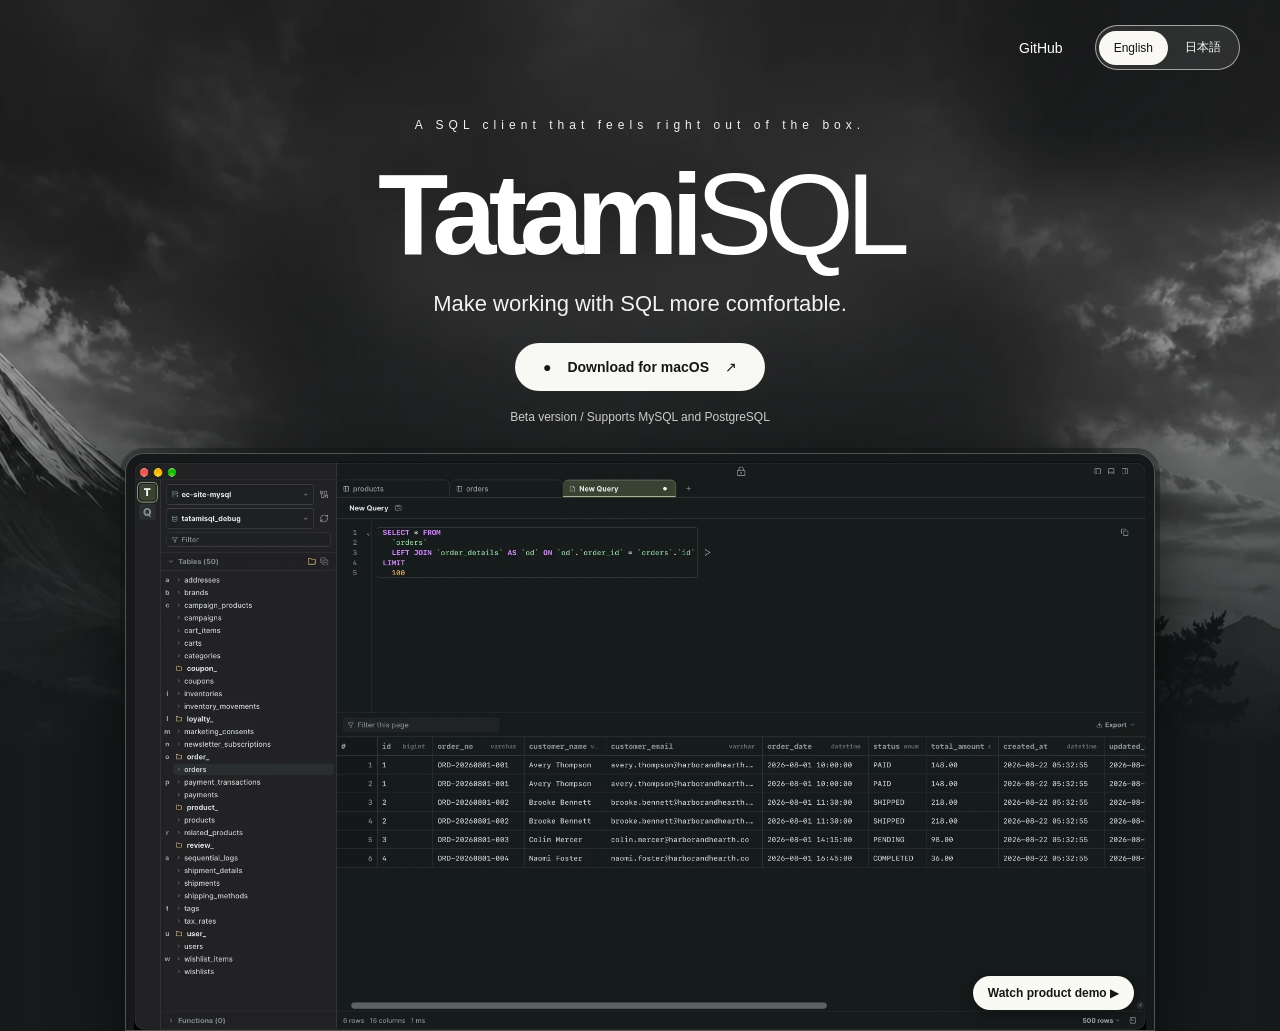
<file: index.html>
<!DOCTYPE html>

<html lang="en">
<head>
<meta charset="utf-8"/>
<meta content="width=device-width, initial-scale=1" name="viewport"/>
<meta content="TatamiSQL is an SQL client designed for simple, intuitive use." name="description"/>
<meta content="#171a1b" name="theme-color"/>
<meta content="website" property="og:type"/>
<meta content="en_US" property="og:locale"/>
<meta content="TatamiSQL — A lightweight SQL client" property="og:title"/>
<meta content="Make working with SQL more comfortable." property="og:description"/>
<meta content="summary" name="twitter:card"/>
<title>TatamiSQL — A lightweight SQL client</title>
<link href="https://githiroshi.github.io/TatamiSQL/" rel="canonical"/>
<link href="https://githiroshi.github.io/TatamiSQL/index.html" hreflang="en" rel="alternate"/>
<link href="https://githiroshi.github.io/TatamiSQL/ja/index.html" hreflang="ja" rel="alternate"/>
<link href="https://githiroshi.github.io/TatamiSQL/index.html" hreflang="x-default" rel="alternate"/>
<link href="./assets/tatamisql-icon.png" rel="icon"/>
<link href="./assets/tatamisql-icon.png" rel="apple-touch-icon"/>
<link href="./style.css" rel="stylesheet"/>
</head>
<body>
<a class="skip-link" href="#main">Skip to content</a>
<header class="site-header">
<div class="container header-inner">
<nav aria-label="Main navigation" class="header-nav">

<a href="https://github.com/githiroshi/TatamiSQL" rel="noopener noreferrer" target="_blank">GitHub</a>
</nav>
<nav aria-label="Language" class="language-switcher">
<a aria-current="page" class="active" href="./index.html" hreflang="en" lang="en">English</a>
<a href="./ja/index.html" hreflang="ja" lang="ja">日本語</a>
</nav>
</div>
</header>
<main id="main">
<section class="hero">
<div aria-hidden="true" class="hero-landscape"></div>
<div class="container hero-container">
<div class="hero-copy">
<p class="eyebrow">A SQL client that feels right out of the box.</p>
<h1><span class="tatami">Tatami</span><span class="sql">SQL</span></h1>
<p class="hero-description">Make working with SQL more comfortable.</p>
<div class="hero-actions">
<a class="button button-primary" href="https://github.com/githiroshi/TatamiSQL/releases/latest" rel="noopener noreferrer" target="_blank"><span aria-hidden="true">●</span> Download for macOS <span aria-hidden="true">↗</span></a>

</div>
<p class="release-note">Beta version / Supports MySQL and PostgreSQL</p>
</div>
<div class="preview-wrap">
<img alt="TatamiSQL SQL editor and results" class="preview-still" fetchpriority="high" height="1080" src="./assets/app-preview.webp" width="1920"/>
<details class="video-details"><summary>Watch product demo <span aria-hidden="true">▶</span></summary>
<video aria-label="TatamiSQL application demo" controls="" loop="" muted="" playsinline="" preload="none" src="./assets/tatami-preview.mp4">Your browser does not support MP4 video.</video>
</details>
</div>
</div>
</section>


</main>


</body>
</html>
</file>
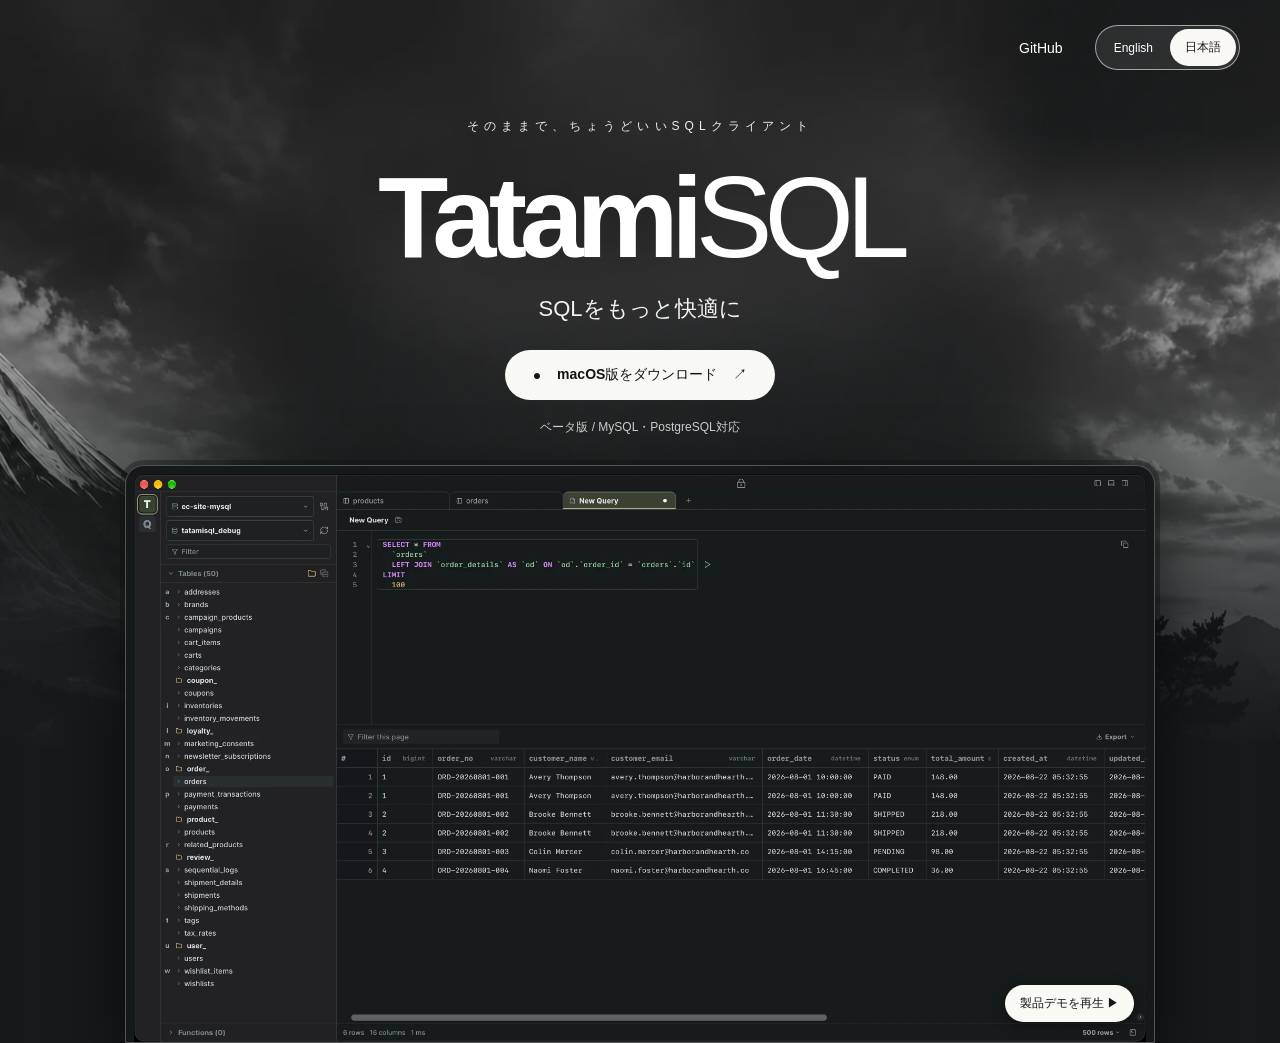
<file: ja/index.html>
<!DOCTYPE html>

<html lang="ja">
<head>
<meta charset="utf-8"/>
<meta content="width=device-width, initial-scale=1" name="viewport"/>
<meta content="TatamiSQL is an SQL client designed for simple, intuitive use." name="description"/>
<meta content="#171a1b" name="theme-color"/>
<meta content="website" property="og:type"/>
<meta content="ja_JP" property="og:locale"/>
<meta content="TatamiSQL — A lightweight SQL client" property="og:title"/>
<meta content="Make working with SQL more comfortable." property="og:description"/>
<meta content="summary" name="twitter:card"/>
<title>TatamiSQL — A lightweight SQL client</title>
<link href="https://githiroshi.github.io/TatamiSQL/ja/" rel="canonical"/>
<link href="https://githiroshi.github.io/TatamiSQL/index.html" hreflang="en" rel="alternate"/>
<link href="https://githiroshi.github.io/TatamiSQL/ja/index.html" hreflang="ja" rel="alternate"/>
<link href="https://githiroshi.github.io/TatamiSQL/index.html" hreflang="x-default" rel="alternate"/>
<link href="../assets/tatamisql-icon.png" rel="icon"/>
<link href="../assets/tatamisql-icon.png" rel="apple-touch-icon"/>
<link href="../style.css" rel="stylesheet"/>
</head>
<body>
<a class="skip-link" href="#main">本文へ移動</a>
<header class="site-header">
<div class="container header-inner">
<nav aria-label="Main navigation" class="header-nav">

<a href="https://github.com/githiroshi/TatamiSQL" rel="noopener noreferrer" target="_blank">GitHub</a>
</nav>
<nav aria-label="Language" class="language-switcher">
<a href="../index.html" hreflang="en" lang="en">English</a>
<a aria-current="page" class="active" href="../ja/index.html" hreflang="ja" lang="ja">日本語</a>
</nav>
</div>
</header>
<main id="main">
<section class="hero">
<div aria-hidden="true" class="hero-landscape"></div>
<div class="container hero-container">
<div class="hero-copy">
<p class="eyebrow">そのままで、ちょうどいいSQLクライアント</p>
<h1><span class="tatami">Tatami</span><span class="sql">SQL</span></h1>
<p class="hero-description">SQLをもっと快適に</p>
<div class="hero-actions">
<a class="button button-primary" href="https://github.com/githiroshi/TatamiSQL/releases/latest" rel="noopener noreferrer" target="_blank"><span aria-hidden="true">●</span> macOS版をダウンロード <span aria-hidden="true">↗</span></a>

</div>
<p class="release-note">ベータ版 / MySQL・PostgreSQL対応</p>
</div>
<div class="preview-wrap">
<img alt="TatamiSQL SQL editor and results" class="preview-still" fetchpriority="high" height="1080" src="../assets/app-preview.webp" width="1920"/>
<details class="video-details"><summary>製品デモを再生 <span aria-hidden="true">▶</span></summary>
<video aria-label="TatamiSQL application demo" controls="" loop="" muted="" playsinline="" preload="none" src="../assets/tatami-preview.mp4">このブラウザは動画を再生できません。</video>
</details>
</div>
</div>
</section>


</main>


</body>
</html>
</file>
<file: style.css>
:root{font-family:Inter,-apple-system,BlinkMacSystemFont,"Segoe UI",sans-serif;color:#151515;background:#f5f4f0;font-synthesis:none}*{box-sizing:border-box}html{scroll-behavior:smooth}body{margin:0}a{color:inherit;text-decoration:none}button,a{-webkit-tap-highlight-color:transparent}a:focus-visible,summary:focus-visible{outline:3px solid #95a978;outline-offset:4px}.container{width:min(1200px,calc(100% - 64px));margin:auto}.skip-link{position:absolute;top:-80px;left:12px;padding:12px;background:white;color:black;z-index:20}.skip-link:focus{top:12px}.site-header{position:absolute;top:0;left:0;right:0;z-index:3;color:white}.header-inner{height:95px;display:flex;justify-content:flex-end;align-items:center;gap:32px}.header-nav{display:flex;gap:34px;align-items:center;font-size:14px}.header-nav a:hover,.text-link:hover{opacity:.68}.language-switcher{display:flex;gap:2px;align-items:center;border:1px solid #ffffff90;padding:3px;border-radius:50px;background:#ffffff16;font-size:12px}.language-switcher a{padding:10px 15px;border-radius:32px}.language-switcher a.active{background:#f9f8f5;color:#141414}.hero{position:relative;isolation:isolate;background:#171b1c;color:#fff;overflow:hidden;padding-top:118px;padding-bottom:0}.hero-landscape{position:absolute;z-index:-1;inset:0 0 auto;height:750px;background-image:linear-gradient(to bottom,rgba(17,18,19,.24) 0%,rgba(17,18,19,.24) 45%,#171b1c 100%),url('./assets/monochrome-landscape.webp');background-size:cover;background-position:center top}.hero:after{content:"";position:absolute;z-index:-1;inset:0;background:linear-gradient(90deg,rgba(0,0,0,.06),transparent 30%,transparent 70%,rgba(0,0,0,.06));pointer-events:none}.hero-copy{text-align:center;position:relative;z-index:1}.eyebrow{font-size:12px;letter-spacing:.42em;margin:0 0 23px;color:#f0f0eb}.hero h1{font-size:clamp(64px,9vw,118px);font-weight:650;letter-spacing:-.065em;line-height:1.04;margin:0}.hero h1 .sql{font-weight:300;letter-spacing:-.07em}.hero-description{font-size:clamp(17px,2vw,22px);margin:16px 0 26px;font-weight:400;color:#f2f2f1}.hero-actions{display:flex;align-items:center;justify-content:center;gap:26px}.button{display:inline-flex;gap:16px;align-items:center;justify-content:center;white-space:nowrap;border-radius:999px;padding:16px 28px;font-weight:650;font-size:14px;transition:transform .18s,background .18s}.button:hover{transform:translateY(-2px)}.button-primary,.button-light{background:#f8f8f5;color:#151515}.button-primary:hover,.button-light:hover{background:white}.text-link{font-size:14px;font-weight:600}.text-link span{margin-left:8px}.release-note{font-size:12px;opacity:.77;margin:19px 0 29px}.preview-wrap{position:relative;margin:0 auto;width:min(1030px,100%);border:1px solid #505454;border-radius:19px 19px 0 0;background:#15191a;padding:8px 8px 0;box-shadow:0 24px 70px #0009,0 0 0 5px #14171866}.preview-still{width:100%;height:auto;display:block;border-radius:12px 12px 0 0}.video-details{position:absolute;right:20px;bottom:20px;max-width:calc(100% - 40px)}.video-details summary{cursor:pointer;list-style:none;background:#fafaf4;color:#161616;border-radius:30px;padding:10px 15px;font-weight:600;font-size:12px;box-shadow:0 3px 15px #0006}.video-details summary::-webkit-details-marker{display:none}.video-details video{width:min(760px,calc(100vw - 100px));max-height:70vh;margin-top:8px;border:1px solid #555;background:black;display:block;border-radius:10px}.features{padding:96px 0 115px;background:#f5f4f0}.section-heading{text-align:center;max-width:850px;margin:0 auto 48px}.section-label{font-size:11px;font-weight:700;letter-spacing:.35em;margin:0 0 18px;color:#60655b}.section-heading h2{font-size:clamp(30px,4vw,48px);line-height:1.13;letter-spacing:-.045em;margin:0}.feature-grid{display:grid;grid-template-columns:repeat(2,minmax(0,1fr));gap:20px}.feature-card{background:#fff;border:1px solid #e8e6df;border-radius:18px;padding:30px;overflow:hidden;box-shadow:0 8px 34px #25251d08}.feature-number{display:inline-flex;width:42px;height:42px;align-items:center;justify-content:center;background:#ecebe5;border-radius:50%;font-size:15px;font-weight:700;color:#404b30}.feature-card h3{font-size:23px;letter-spacing:-.025em;margin:20px 0 10px}.feature-card p{color:#666b65;line-height:1.7;min-height:55px;margin:0 0 26px}.feature-demo{display:flex;align-items:center;justify-content:center;background:#1b1e1e;border-radius:11px;overflow:hidden;min-height:190px}.feature-demo img{display:block;width:100%;height:auto;object-fit:contain}.cta{background:#f5f4f0;padding:0 0 90px}.cta-panel{position:relative;overflow:hidden;text-align:center;border-radius:24px;background:#252a26;color:white;padding:75px 20px}.cta-panel .section-label{color:#b9bdb3}.cta-panel h2{font-size:clamp(35px,5vw,57px);letter-spacing:-.045em;margin:0 0 12px}.cta-panel p:not(.section-label){color:#c5c9c4;margin:0 0 28px}.site-footer{background:#f5f4f0;border-top:1px solid #e7e6e0}.footer-inner{min-height:90px;display:flex;justify-content:space-between;align-items:center;gap:15px;font-size:13px;color:#6c7068}.footer-inner span:first-child{font-weight:700;color:#222}.footer-inner a:hover{text-decoration:underline}@media(max-width:760px){.container{width:min(100% - 32px,1200px)}.header-inner{height:76px;gap:17px}.header-nav{gap:17px;font-size:12px}.language-switcher a{padding:8px 10px;font-size:11px}.hero{padding-top:142px}.hero-landscape{height:640px;background-position:42% top}.eyebrow{font-size:10px;letter-spacing:.25em;margin-bottom:19px}.hero h1{font-size:clamp(53px,12vw,78px)}.hero-description{font-size:17px;line-height:1.5}.hero-actions{gap:14px;flex-wrap:wrap}.button{padding:14px 20px}.release-note{margin-bottom:35px}.preview-wrap{width:100%;border-radius:12px 12px 0 0;padding:4px 4px 0}.video-details{bottom:10px;right:10px}.video-details summary{font-size:10px;padding:7px 9px}.features{padding:65px 0}.feature-grid{grid-template-columns:1fr}.feature-card{padding:23px}.feature-card p{min-height:0}.cta{padding-bottom:55px}.cta-panel{padding:60px 20px}.footer-inner{flex-wrap:wrap;padding:20px 0;justify-content:center}.footer-inner p{margin:0}}@media(max-width:390px){.header-nav{gap:12px}.hero h1{font-size:51px}.hero-actions{flex-direction:column}.hero{padding-top:135px}}@media(prefers-reduced-motion:reduce){html{scroll-behavior:auto}.button{transition:none}}

/* Single-screen landing page: no feature section or footer. */
.hero{min-height:100svh;}
.hero-landscape{background-image:linear-gradient(to bottom,rgba(17,18,19,.3),rgba(17,18,19,.3) 50%,#171b1c 100%),url("./assets/monochrome-landscape.webp");}
</file>
